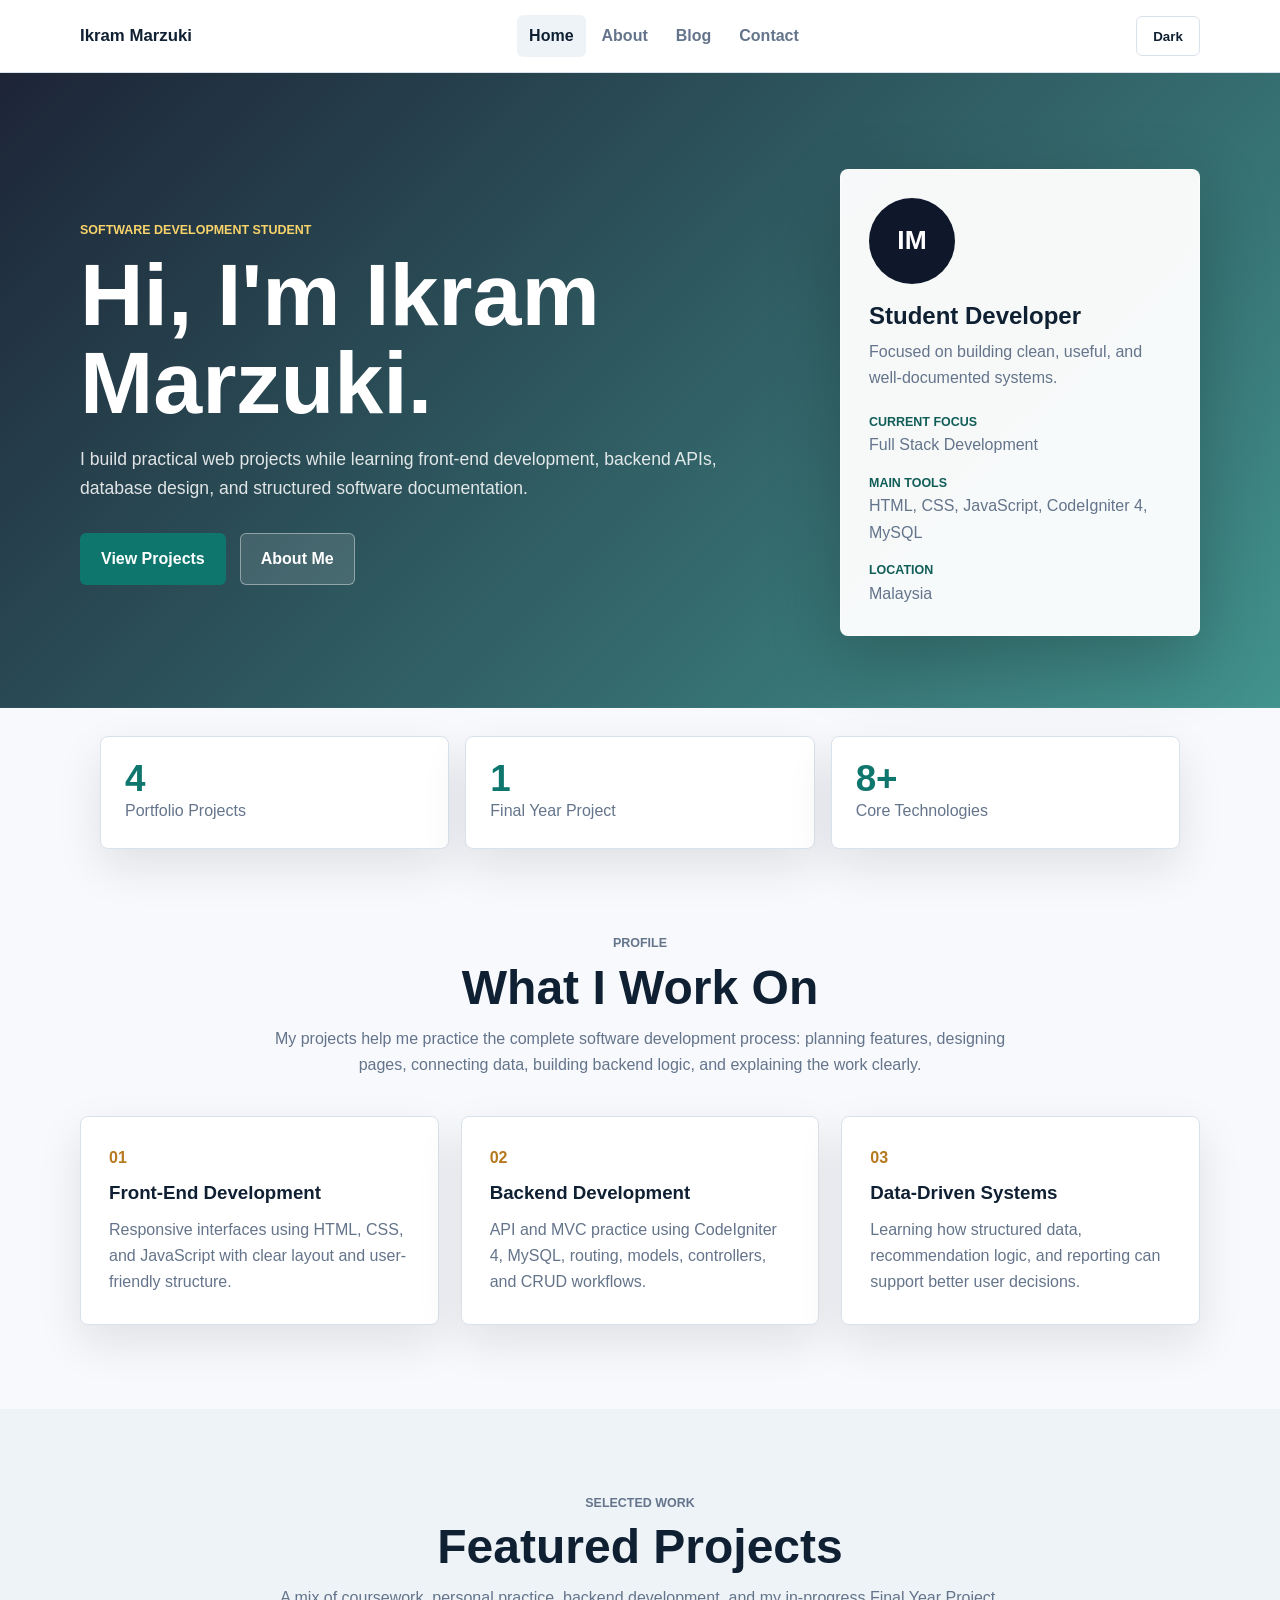
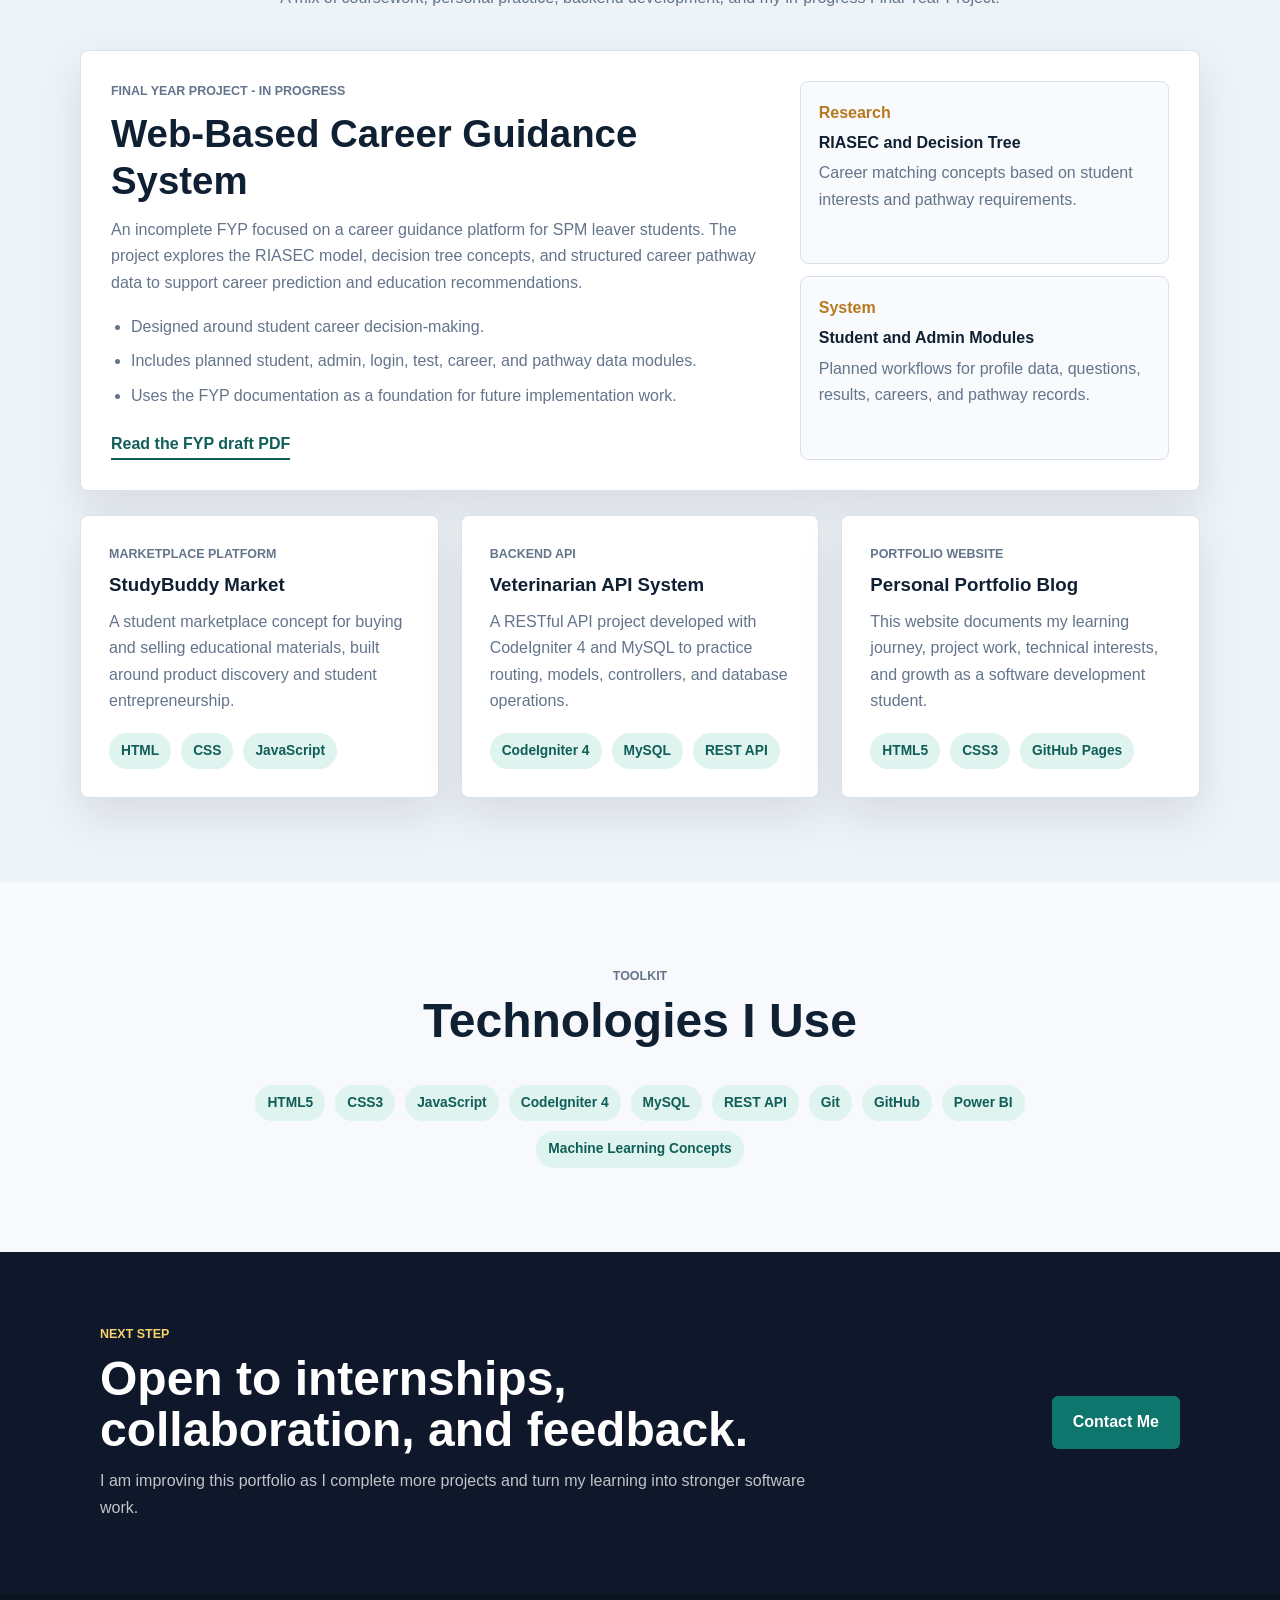
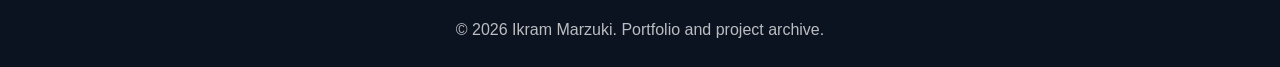
<file: index.html>
<!DOCTYPE html>
<html lang="en">

<head>
    <meta charset="UTF-8">
    <meta name="viewport" content="width=device-width, initial-scale=1.0">
    <meta name="description" content="Portfolio of Ikram Marzuki, a software development student focused on web development, backend systems, databases, and practical software projects.">
    <title>Ikram Marzuki | Software Development Portfolio</title>

    <link rel="stylesheet" href="css/style.css">
    <script defer src="js/script.js"></script>
</head>

<body>
    <header class="site-header">
        <nav class="navbar" aria-label="Main navigation">
            <a class="logo" href="index.html">Ikram Marzuki</a>

            <ul class="nav-links">
                <li><a href="index.html" aria-current="page">Home</a></li>
                <li><a href="about.html">About</a></li>
                <li><a href="blog.html">Blog</a></li>
                <li><a href="contact.html">Contact</a></li>
            </ul>

            <button id="darkModeBtn" class="theme-toggle" type="button" aria-label="Toggle dark mode">Dark</button>
        </nav>
    </header>

    <main>
        <section class="hero">
            <div class="hero-grid">
                <div class="hero-copy">
                    <p class="eyebrow">Software Development Student</p>
                    <h1>Hi, I'm Ikram Marzuki.</h1>
                    <p class="hero-lede">
                        I build practical web projects while learning front-end development, backend APIs, database design, and structured software documentation.
                    </p>

                    <div class="hero-actions">
                        <a href="#projects" class="btn">View Projects</a>
                        <a href="about.html" class="btn-secondary">About Me</a>
                    </div>
                </div>

                <aside class="hero-card" aria-label="Portfolio summary">
                    <div class="hero-mark">IM</div>
                    <h2>Student Developer</h2>
                    <p>Focused on building clean, useful, and well-documented systems.</p>
                    <dl>
                        <div>
                            <dt>Current Focus</dt>
                            <dd>Full Stack Development</dd>
                        </div>
                        <div>
                            <dt>Main Tools</dt>
                            <dd>HTML, CSS, JavaScript, CodeIgniter 4, MySQL</dd>
                        </div>
                        <div>
                            <dt>Location</dt>
                            <dd>Malaysia</dd>
                        </div>
                    </dl>
                </aside>
            </div>
        </section>

        <section class="section stats-section" aria-label="Portfolio snapshot">
            <div class="stat-card">
                <span class="metric">4</span>
                <p>Portfolio Projects</p>
            </div>
            <div class="stat-card">
                <span class="metric">1</span>
                <p>Final Year Project</p>
            </div>
            <div class="stat-card">
                <span class="metric">8+</span>
                <p>Core Technologies</p>
            </div>
        </section>

        <section class="section">
            <div class="section-heading">
                <p class="eyebrow">Profile</p>
                <h2>What I Work On</h2>
                <p>
                    My projects help me practice the complete software development process: planning features, designing pages, connecting data, building backend logic, and explaining the work clearly.
                </p>
            </div>

            <div class="service-grid">
                <article class="service-card">
                    <span>01</span>
                    <h3>Front-End Development</h3>
                    <p>Responsive interfaces using HTML, CSS, and JavaScript with clear layout and user-friendly structure.</p>
                </article>

                <article class="service-card">
                    <span>02</span>
                    <h3>Backend Development</h3>
                    <p>API and MVC practice using CodeIgniter 4, MySQL, routing, models, controllers, and CRUD workflows.</p>
                </article>

                <article class="service-card">
                    <span>03</span>
                    <h3>Data-Driven Systems</h3>
                    <p>Learning how structured data, recommendation logic, and reporting can support better user decisions.</p>
                </article>
            </div>
        </section>

        <section id="projects" class="section projects-section">
            <div class="section-heading">
                <p class="eyebrow">Selected Work</p>
                <h2>Featured Projects</h2>
                <p>
                    A mix of coursework, personal practice, backend development, and my in-progress Final Year Project.
                </p>
            </div>

            <div class="featured-project">
                <div class="featured-copy">
                    <p class="project-type">Final Year Project - In Progress</p>
                    <h3>Web-Based Career Guidance System</h3>
                    <p>
                        An incomplete FYP focused on a career guidance platform for SPM leaver students. The project explores the RIASEC model, decision tree concepts, and structured career pathway data to support career prediction and education recommendations.
                    </p>
                    <ul class="project-points">
                        <li>Designed around student career decision-making.</li>
                        <li>Includes planned student, admin, login, test, career, and pathway data modules.</li>
                        <li>Uses the FYP documentation as a foundation for future implementation work.</li>
                    </ul>
                    <a href="files/078194_THESISFYP.pdf" class="text-link">Read the FYP draft PDF</a>
                </div>

                <div class="project-panel" aria-label="FYP highlights">
                    <div>
                        <span>Research</span>
                        <strong>RIASEC and Decision Tree</strong>
                        <p>Career matching concepts based on student interests and pathway requirements.</p>
                    </div>
                    <div>
                        <span>System</span>
                        <strong>Student and Admin Modules</strong>
                        <p>Planned workflows for profile data, questions, results, careers, and pathway records.</p>
                    </div>
                </div>
            </div>

            <div class="project-grid">
                <article class="project-card">
                    <p class="project-type">Marketplace Platform</p>
                    <h3>StudyBuddy Market</h3>
                    <p>A student marketplace concept for buying and selling educational materials, built around product discovery and student entrepreneurship.</p>
                    <div class="tag-row">
                        <span>HTML</span>
                        <span>CSS</span>
                        <span>JavaScript</span>
                    </div>
                </article>

                <article class="project-card">
                    <p class="project-type">Backend API</p>
                    <h3>Veterinarian API System</h3>
                    <p>A RESTful API project developed with CodeIgniter 4 and MySQL to practice routing, models, controllers, and database operations.</p>
                    <div class="tag-row">
                        <span>CodeIgniter 4</span>
                        <span>MySQL</span>
                        <span>REST API</span>
                    </div>
                </article>

                <article class="project-card">
                    <p class="project-type">Portfolio Website</p>
                    <h3>Personal Portfolio Blog</h3>
                    <p>This website documents my learning journey, project work, technical interests, and growth as a software development student.</p>
                    <div class="tag-row">
                        <span>HTML5</span>
                        <span>CSS3</span>
                        <span>GitHub Pages</span>
                    </div>
                </article>
            </div>
        </section>

        <section class="section stack-section">
            <div class="section-heading">
                <p class="eyebrow">Toolkit</p>
                <h2>Technologies I Use</h2>
            </div>

            <div class="tech-grid" aria-label="Technology stack">
                <span>HTML5</span>
                <span>CSS3</span>
                <span>JavaScript</span>
                <span>CodeIgniter 4</span>
                <span>MySQL</span>
                <span>REST API</span>
                <span>Git</span>
                <span>GitHub</span>
                <span>Power BI</span>
                <span>Machine Learning Concepts</span>
            </div>
        </section>

        <section class="cta">
            <div>
                <p class="eyebrow">Next Step</p>
                <h2>Open to internships, collaboration, and feedback.</h2>
                <p>I am improving this portfolio as I complete more projects and turn my learning into stronger software work.</p>
            </div>
            <a href="contact.html" class="btn">Contact Me</a>
        </section>
    </main>

    <footer>
        <p>&copy; 2026 Ikram Marzuki. Portfolio and project archive.</p>
    </footer>
</body>

</html>
</file>
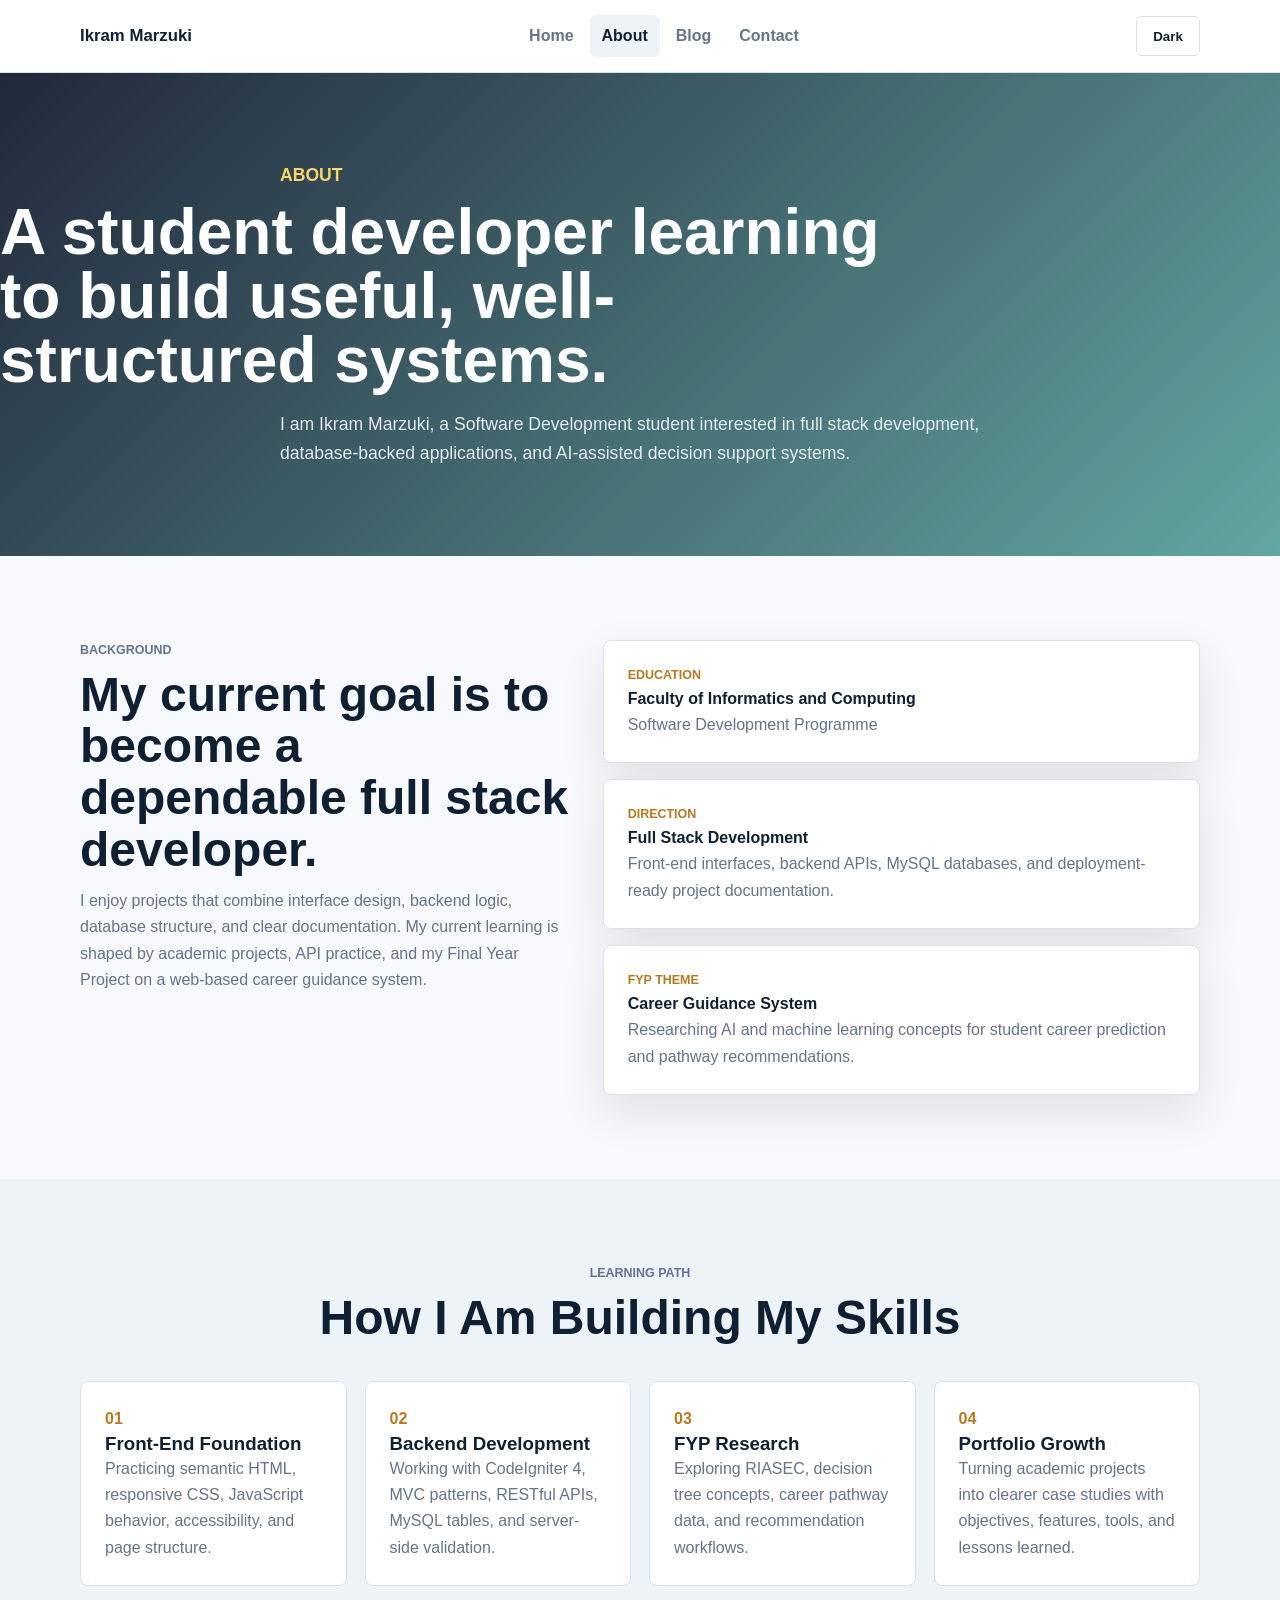
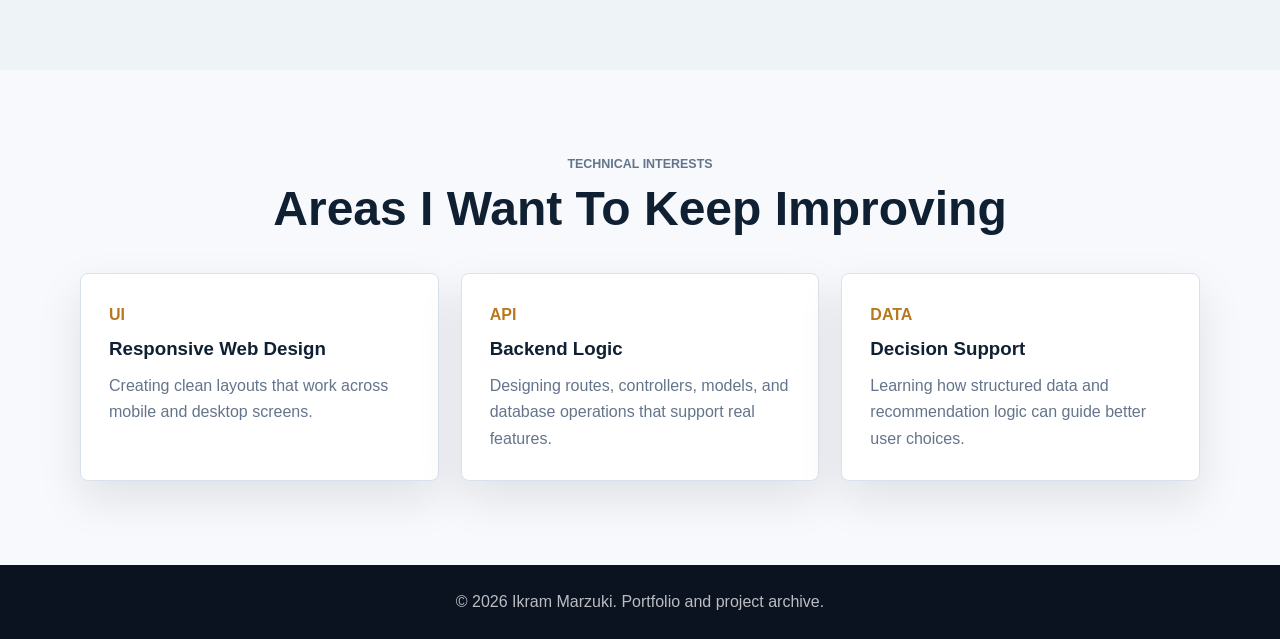
<file: about.html>
<!DOCTYPE html>
<html lang="en">

<head>
    <meta charset="UTF-8">
    <meta name="viewport" content="width=device-width, initial-scale=1.0">
    <meta name="description" content="About Ikram Marzuki, software development student focused on web development, APIs, databases, and AI-assisted systems.">
    <title>About | Ikram Marzuki</title>

    <link rel="stylesheet" href="css/style.css">
    <script defer src="js/script.js"></script>
</head>

<body>
    <header class="site-header">
        <nav class="navbar" aria-label="Main navigation">
            <a class="logo" href="index.html">Ikram Marzuki</a>

            <ul class="nav-links">
                <li><a href="index.html">Home</a></li>
                <li><a href="about.html" aria-current="page">About</a></li>
                <li><a href="blog.html">Blog</a></li>
                <li><a href="contact.html">Contact</a></li>
            </ul>

            <button id="darkModeBtn" class="theme-toggle" type="button" aria-label="Toggle dark mode">Dark</button>
        </nav>
    </header>

    <main>
        <section class="page-hero about-hero">
            <p class="eyebrow">About</p>
            <h1>A student developer learning to build useful, well-structured systems.</h1>
            <p>
                I am Ikram Marzuki, a Software Development student interested in full stack development, database-backed applications, and AI-assisted decision support systems.
            </p>
        </section>

        <section class="section">
            <div class="about-layout">
                <div class="about-copy">
                    <p class="eyebrow">Background</p>
                    <h2>My current goal is to become a dependable full stack developer.</h2>
                    <p>
                        I enjoy projects that combine interface design, backend logic, database structure, and clear documentation. My current learning is shaped by academic projects, API practice, and my Final Year Project on a web-based career guidance system.
                    </p>
                </div>

                <div class="info-list">
                    <article>
                        <span>Education</span>
                        <strong>Faculty of Informatics and Computing</strong>
                        <p>Software Development Programme</p>
                    </article>
                    <article>
                        <span>Direction</span>
                        <strong>Full Stack Development</strong>
                        <p>Front-end interfaces, backend APIs, MySQL databases, and deployment-ready project documentation.</p>
                    </article>
                    <article>
                        <span>FYP Theme</span>
                        <strong>Career Guidance System</strong>
                        <p>Researching AI and machine learning concepts for student career prediction and pathway recommendations.</p>
                    </article>
                </div>
            </div>
        </section>

        <section class="section timeline-section">
            <div class="section-heading">
                <p class="eyebrow">Learning Path</p>
                <h2>How I Am Building My Skills</h2>
            </div>

            <div class="timeline">
                <article>
                    <span>01</span>
                    <h3>Front-End Foundation</h3>
                    <p>Practicing semantic HTML, responsive CSS, JavaScript behavior, accessibility, and page structure.</p>
                </article>
                <article>
                    <span>02</span>
                    <h3>Backend Development</h3>
                    <p>Working with CodeIgniter 4, MVC patterns, RESTful APIs, MySQL tables, and server-side validation.</p>
                </article>
                <article>
                    <span>03</span>
                    <h3>FYP Research</h3>
                    <p>Exploring RIASEC, decision tree concepts, career pathway data, and recommendation workflows.</p>
                </article>
                <article>
                    <span>04</span>
                    <h3>Portfolio Growth</h3>
                    <p>Turning academic projects into clearer case studies with objectives, features, tools, and lessons learned.</p>
                </article>
            </div>
        </section>

        <section class="section stack-section">
            <div class="section-heading">
                <p class="eyebrow">Technical Interests</p>
                <h2>Areas I Want To Keep Improving</h2>
            </div>

            <div class="service-grid">
                <article class="service-card">
                    <span>UI</span>
                    <h3>Responsive Web Design</h3>
                    <p>Creating clean layouts that work across mobile and desktop screens.</p>
                </article>
                <article class="service-card">
                    <span>API</span>
                    <h3>Backend Logic</h3>
                    <p>Designing routes, controllers, models, and database operations that support real features.</p>
                </article>
                <article class="service-card">
                    <span>DATA</span>
                    <h3>Decision Support</h3>
                    <p>Learning how structured data and recommendation logic can guide better user choices.</p>
                </article>
            </div>
        </section>
    </main>

    <footer>
        <p>&copy; 2026 Ikram Marzuki. Portfolio and project archive.</p>
    </footer>
</body>

</html>
</file>
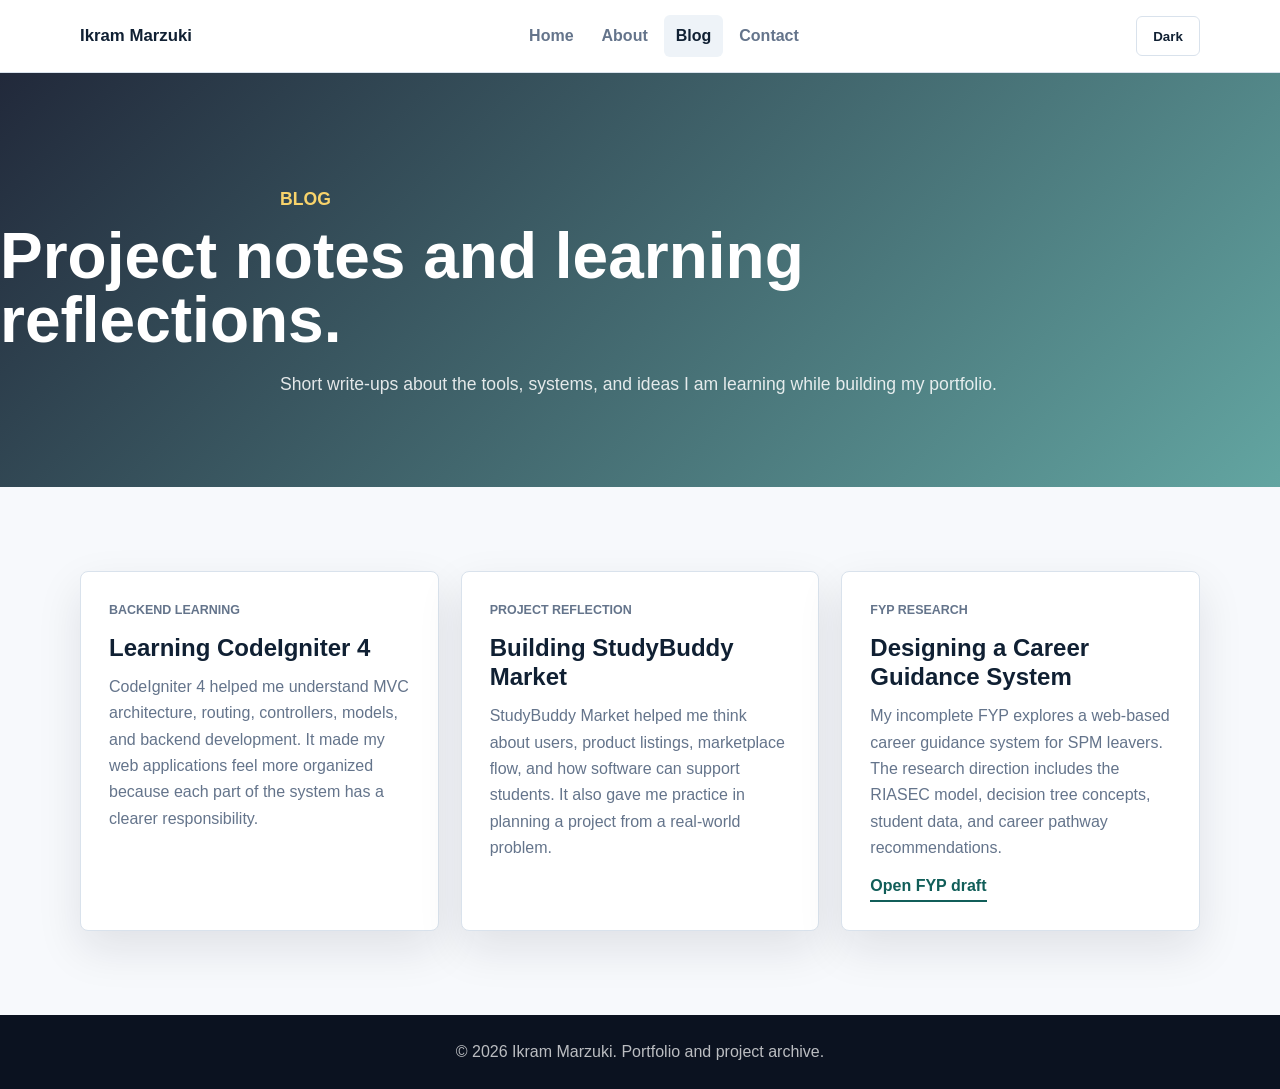
<file: blog.html>
<!DOCTYPE html>
<html lang="en">

<head>
    <meta charset="UTF-8">
    <meta name="viewport" content="width=device-width, initial-scale=1.0">
    <meta name="description" content="Blog notes from Ikram Marzuki about CodeIgniter 4, StudyBuddy Market, and a career guidance FYP.">
    <title>Blog | Ikram Marzuki</title>

    <link rel="stylesheet" href="css/style.css">
    <script defer src="js/script.js"></script>
</head>

<body>
    <header class="site-header">
        <nav class="navbar" aria-label="Main navigation">
            <a class="logo" href="index.html">Ikram Marzuki</a>

            <ul class="nav-links">
                <li><a href="index.html">Home</a></li>
                <li><a href="about.html">About</a></li>
                <li><a href="blog.html" aria-current="page">Blog</a></li>
                <li><a href="contact.html">Contact</a></li>
            </ul>

            <button id="darkModeBtn" class="theme-toggle" type="button" aria-label="Toggle dark mode">Dark</button>
        </nav>
    </header>

    <main>
        <section class="page-hero blog-hero">
            <p class="eyebrow">Blog</p>
            <h1>Project notes and learning reflections.</h1>
            <p>
                Short write-ups about the tools, systems, and ideas I am learning while building my portfolio.
            </p>
        </section>

        <section class="section">
            <div class="blog-grid">
                <article class="blog-card">
                    <p class="post-meta">Backend Learning</p>
                    <h2>Learning CodeIgniter 4</h2>
                    <p>
                        CodeIgniter 4 helped me understand MVC architecture, routing, controllers, models, and backend development. It made my web applications feel more organized because each part of the system has a clearer responsibility.
                    </p>
                </article>

                <article class="blog-card">
                    <p class="post-meta">Project Reflection</p>
                    <h2>Building StudyBuddy Market</h2>
                    <p>
                        StudyBuddy Market helped me think about users, product listings, marketplace flow, and how software can support students. It also gave me practice in planning a project from a real-world problem.
                    </p>
                </article>

                <article class="blog-card">
                    <p class="post-meta">FYP Research</p>
                    <h2>Designing a Career Guidance System</h2>
                    <p>
                        My incomplete FYP explores a web-based career guidance system for SPM leavers. The research direction includes the RIASEC model, decision tree concepts, student data, and career pathway recommendations.
                    </p>
                    <a href="files/078194_THESISFYP.pdf" class="text-link">Open FYP draft</a>
                </article>
            </div>
        </section>
    </main>

    <footer>
        <p>&copy; 2026 Ikram Marzuki. Portfolio and project archive.</p>
    </footer>
</body>

</html>
</file>
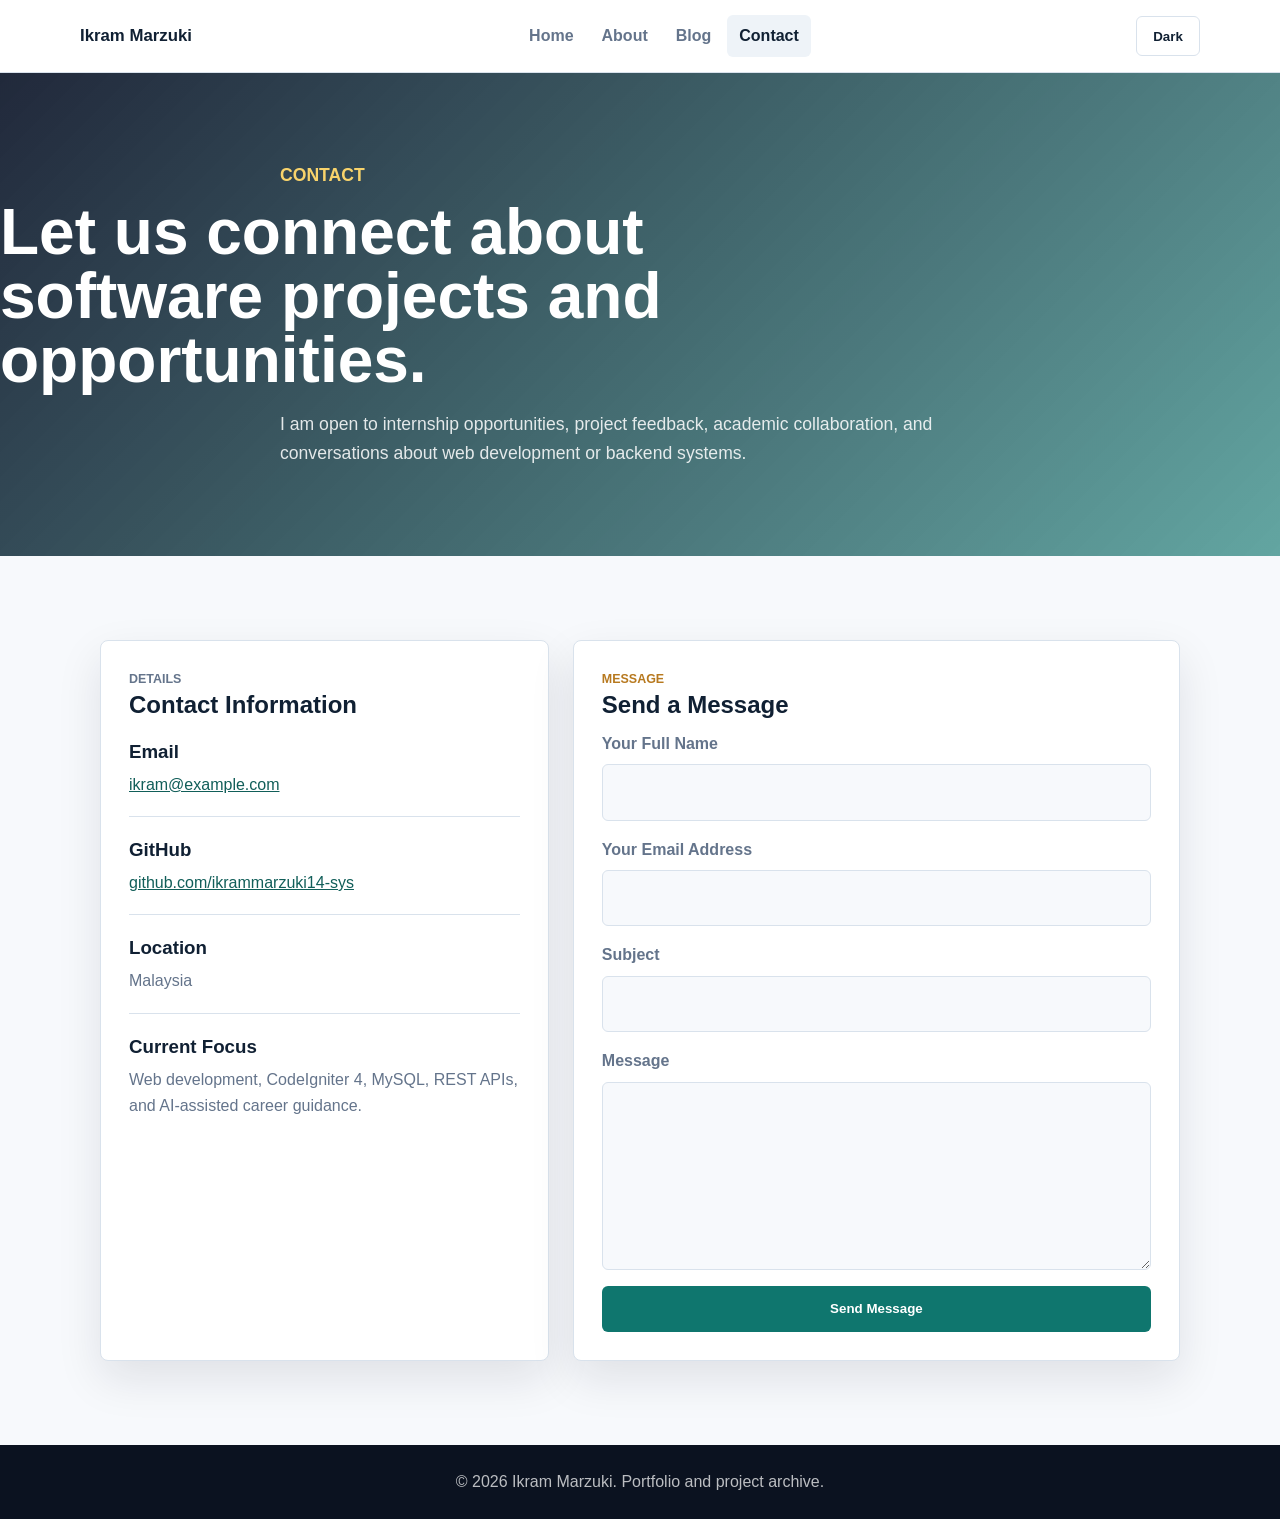
<file: contact.html>
<!DOCTYPE html>
<html lang="en">

<head>
    <meta charset="UTF-8">
    <meta name="viewport" content="width=device-width, initial-scale=1.0">
    <meta name="description" content="Contact Ikram Marzuki for software development projects, internships, collaboration, and portfolio feedback.">
    <title>Contact | Ikram Marzuki</title>

    <link rel="stylesheet" href="css/style.css">
    <script defer src="js/script.js"></script>
</head>

<body>
    <header class="site-header">
        <nav class="navbar" aria-label="Main navigation">
            <a class="logo" href="index.html">Ikram Marzuki</a>

            <ul class="nav-links">
                <li><a href="index.html">Home</a></li>
                <li><a href="about.html">About</a></li>
                <li><a href="blog.html">Blog</a></li>
                <li><a href="contact.html" aria-current="page">Contact</a></li>
            </ul>

            <button id="darkModeBtn" class="theme-toggle" type="button" aria-label="Toggle dark mode">Dark</button>
        </nav>
    </header>

    <main>
        <section class="page-hero contact-hero">
            <p class="eyebrow">Contact</p>
            <h1>Let us connect about software projects and opportunities.</h1>
            <p>
                I am open to internship opportunities, project feedback, academic collaboration, and conversations about web development or backend systems.
            </p>
        </section>

        <section class="contact-container">
            <article class="contact-info">
                <p class="eyebrow">Details</p>
                <h2>Contact Information</h2>

                <div class="contact-item">
                    <h3>Email</h3>
                    <p><a href="mailto:ikram@example.com">ikram@example.com</a></p>
                </div>

                <div class="contact-item">
                    <h3>GitHub</h3>
                    <p><a href="https://github.com/ikrammarzuki14-sys">github.com/ikrammarzuki14-sys</a></p>
                </div>

                <div class="contact-item">
                    <h3>Location</h3>
                    <p>Malaysia</p>
                </div>

                <div class="contact-item">
                    <h3>Current Focus</h3>
                    <p>Web development, CodeIgniter 4, MySQL, REST APIs, and AI-assisted career guidance.</p>
                </div>
            </article>

            <article class="contact-form">
                <p class="eyebrow">Message</p>
                <h2>Send a Message</h2>

                <form action="mailto:ikram@example.com" method="post" enctype="text/plain">
                    <label>
                        <span>Your Full Name</span>
                        <input type="text" name="name" required>
                    </label>

                    <label>
                        <span>Your Email Address</span>
                        <input type="email" name="email" required>
                    </label>

                    <label>
                        <span>Subject</span>
                        <input type="text" name="subject">
                    </label>

                    <label>
                        <span>Message</span>
                        <textarea name="message" rows="6" required></textarea>
                    </label>

                    <button type="submit" class="btn">Send Message</button>
                </form>
            </article>
        </section>
    </main>

    <footer>
        <p>&copy; 2026 Ikram Marzuki. Portfolio and project archive.</p>
    </footer>
</body>

</html>
</file>
<file: css/style.css>
:root {
    --bg: #f7f9fc;
    --surface: #ffffff;
    --surface-soft: #eef3f8;
    --ink: #102033;
    --muted: #64748b;
    --line: #d9e2ec;
    --navy: #0f172a;
    --teal: #0f766e;
    --teal-dark: #115e59;
    --amber: #b7791f;
    --shadow: 0 18px 45px rgba(15, 23, 42, 0.10);
}

* {
    margin: 0;
    padding: 0;
    box-sizing: border-box;
}

html {
    scroll-behavior: smooth;
}

body {
    min-width: 320px;
    background: var(--bg);
    color: var(--ink);
    font-family: "Segoe UI", Arial, sans-serif;
    line-height: 1.65;
    overflow-x: hidden;
}

a {
    color: inherit;
}

.site-header {
    position: sticky;
    top: 0;
    z-index: 20;
    background: rgba(255, 255, 255, 0.94);
    border-bottom: 1px solid var(--line);
    backdrop-filter: blur(14px);
}

.navbar {
    width: min(1120px, calc(100% - 40px));
    min-height: 72px;
    margin: 0 auto;
    display: flex;
    align-items: center;
    justify-content: space-between;
    gap: 18px;
}

.logo {
    color: var(--ink);
    font-size: 1.05rem;
    font-weight: 900;
    text-decoration: none;
    white-space: nowrap;
}

.nav-links {
    display: flex;
    align-items: center;
    justify-content: center;
    gap: 4px;
    list-style: none;
}

.nav-links a {
    display: inline-flex;
    align-items: center;
    min-height: 40px;
    padding: 8px 12px;
    border-radius: 6px;
    color: var(--muted);
    text-decoration: none;
    font-weight: 750;
}

.nav-links a:hover,
.nav-links a[aria-current="page"] {
    background: var(--surface-soft);
    color: var(--ink);
}

.theme-toggle {
    min-width: 64px;
    min-height: 40px;
    border: 1px solid var(--line);
    border-radius: 6px;
    background: var(--surface);
    color: var(--ink);
    cursor: pointer;
    font-weight: 800;
}

.hero {
    position: relative;
    padding: 96px 0 72px;
    background:
        linear-gradient(135deg, rgba(15, 23, 42, 0.94), rgba(15, 118, 110, 0.78)),
        url("https://images.unsplash.com/photo-1498050108023-c5249f4df085?auto=format&fit=crop&w=1800&q=80");
    background-size: cover;
    background-position: center;
    color: #ffffff;
}

.hero-grid {
    width: min(1120px, calc(100% - 40px));
    margin: 0 auto;
    display: grid;
    grid-template-columns: minmax(0, 1.3fr) 360px;
    gap: 48px;
    align-items: center;
}

.hero-copy {
    max-width: 760px;
}

.eyebrow,
.project-type,
.post-meta {
    color: var(--amber);
    font-size: 0.78rem;
    font-weight: 900;
    letter-spacing: 0;
    text-transform: uppercase;
}

.hero .eyebrow,
.page-hero .eyebrow,
.cta .eyebrow {
    color: #f8d36b;
}

.hero h1,
.page-hero h1 {
    margin: 10px 0 18px;
    font-size: clamp(2.6rem, 7vw, 5.5rem);
    line-height: 1;
}

.hero-lede,
.page-hero p {
    max-width: 720px;
    color: rgba(255, 255, 255, 0.86);
    font-size: 1.1rem;
}

.hero-actions {
    display: flex;
    flex-wrap: wrap;
    gap: 14px;
    margin-top: 30px;
}

.btn,
.btn-secondary {
    display: inline-flex;
    align-items: center;
    justify-content: center;
    min-height: 46px;
    padding: 12px 20px;
    border-radius: 6px;
    border: 1px solid transparent;
    text-decoration: none;
    font-weight: 900;
    cursor: pointer;
}

.btn {
    background: var(--teal);
    color: #ffffff;
}

.btn:hover {
    background: var(--teal-dark);
}

.btn-secondary {
    background: rgba(255, 255, 255, 0.12);
    border-color: rgba(255, 255, 255, 0.40);
    color: #ffffff;
}

.hero-card {
    background: rgba(255, 255, 255, 0.96);
    border: 1px solid rgba(255, 255, 255, 0.42);
    border-radius: 8px;
    padding: 28px;
    color: var(--ink);
    box-shadow: 0 24px 70px rgba(0, 0, 0, 0.22);
}

.hero-mark {
    width: 86px;
    height: 86px;
    display: grid;
    place-items: center;
    margin-bottom: 18px;
    border-radius: 50%;
    background: var(--navy);
    color: #ffffff;
    font-size: 1.65rem;
    font-weight: 900;
}

.hero-card h2 {
    margin-bottom: 8px;
    line-height: 1.2;
}

.hero-card p,
.hero-card dd {
    color: var(--muted);
}

.hero-card dl {
    display: grid;
    gap: 14px;
    margin-top: 20px;
}

.hero-card dt {
    color: var(--teal-dark);
    font-size: 0.78rem;
    font-weight: 900;
    text-transform: uppercase;
}

.page-hero {
    min-height: 46vh;
    display: flex;
    flex-direction: column;
    justify-content: end;
    align-items: flex-start;
    padding: 88px 0;
    background:
        linear-gradient(135deg, rgba(15, 23, 42, 0.92), rgba(15, 118, 110, 0.64)),
        url("https://images.unsplash.com/photo-1516321318423-f06f85e504b3?auto=format&fit=crop&w=1800&q=80");
    background-size: cover;
    background-position: center;
    color: #ffffff;
}

.blog-hero {
    background:
        linear-gradient(135deg, rgba(15, 23, 42, 0.92), rgba(15, 118, 110, 0.64)),
        url("https://images.unsplash.com/photo-1455390582262-044cdead277a?auto=format&fit=crop&w=1800&q=80");
    background-size: cover;
    background-position: center;
}

.contact-hero {
    background:
        linear-gradient(135deg, rgba(15, 23, 42, 0.92), rgba(15, 118, 110, 0.64)),
        url("https://images.unsplash.com/photo-1521737604893-d14cc237f11d?auto=format&fit=crop&w=1800&q=80");
    background-size: cover;
    background-position: center;
}

.page-hero > * {
    width: min(1120px, calc(100% - 40px));
    margin: 0 auto;
}

.page-hero h1 {
    max-width: 900px;
    font-size: clamp(2.2rem, 5vw, 4.1rem);
}

.section {
    padding: 84px 20px;
}

.section-heading {
    width: min(760px, 100%);
    margin: 0 auto 38px;
    text-align: center;
}

.section-heading h2,
.about-copy h2,
.cta h2 {
    margin: 8px 0 12px;
    color: var(--ink);
    font-size: clamp(2rem, 4vw, 3rem);
    line-height: 1.08;
}

.section-heading p,
.about-copy p,
.service-card p,
.project-card p,
.featured-project p,
.project-points,
.blog-card p,
.contact-info p,
.timeline p,
.info-list p,
.stat-card p {
    color: var(--muted);
}

.stats-section {
    width: min(1120px, calc(100% - 40px));
    margin: 0 auto;
    padding-top: 28px;
    padding-bottom: 0;
    display: grid;
    grid-template-columns: repeat(3, 1fr);
    gap: 16px;
}

.stat-card {
    background: var(--surface);
    border: 1px solid var(--line);
    border-radius: 8px;
    padding: 24px;
    box-shadow: var(--shadow);
}

.metric {
    display: block;
    color: var(--teal);
    font-size: 2.3rem;
    font-weight: 900;
    line-height: 1;
}

.service-grid,
.project-grid,
.blog-grid {
    width: min(1120px, 100%);
    margin: 0 auto;
    display: grid;
    grid-template-columns: repeat(3, minmax(0, 1fr));
    gap: 22px;
}

.service-card,
.project-card,
.blog-card,
.contact-info,
.contact-form {
    background: var(--surface);
    border: 1px solid var(--line);
    border-radius: 8px;
    padding: 28px;
    box-shadow: var(--shadow);
}

.service-card span,
.timeline span,
.project-panel span {
    color: var(--amber);
    font-weight: 900;
}

.service-card h3,
.project-card h3,
.featured-project h3,
.blog-card h2,
.contact-info h2,
.contact-form h2,
.timeline h3,
.info-list strong {
    color: var(--ink);
    line-height: 1.22;
}

.service-card h3,
.project-card h3,
.featured-project h3 {
    margin: 10px 0 12px;
}

.projects-section,
.timeline-section {
    background: var(--surface-soft);
}

.featured-project {
    width: min(1120px, 100%);
    margin: 0 auto 24px;
    display: grid;
    grid-template-columns: minmax(0, 1.35fr) minmax(280px, 0.75fr);
    gap: 24px;
    align-items: stretch;
    background: var(--surface);
    border: 1px solid var(--line);
    border-radius: 8px;
    padding: 30px;
    box-shadow: var(--shadow);
}

.featured-project h3 {
    font-size: clamp(1.7rem, 3vw, 2.6rem);
}

.project-points {
    margin: 18px 0;
    padding-left: 20px;
}

.project-points li {
    margin: 8px 0;
}

.project-panel {
    display: grid;
    gap: 12px;
}

.project-panel div {
    border: 1px solid var(--line);
    border-radius: 8px;
    padding: 18px;
    background: #f8fafc;
}

.project-panel strong {
    display: block;
    margin: 4px 0;
}

.tag-row,
.tech-grid {
    display: flex;
    flex-wrap: wrap;
    gap: 10px;
}

.tag-row {
    margin-top: 18px;
}

.tag-row span,
.tech-grid span {
    display: inline-flex;
    align-items: center;
    min-height: 34px;
    padding: 7px 12px;
    border-radius: 999px;
    background: #dff3ef;
    color: var(--teal-dark);
    font-size: 0.86rem;
    font-weight: 900;
}

.text-link {
    display: inline-flex;
    width: fit-content;
    margin-top: 4px;
    color: var(--teal-dark);
    font-weight: 900;
    text-decoration: none;
    border-bottom: 2px solid currentColor;
}

.stack-section {
    background: var(--bg);
}

.tech-grid {
    width: min(960px, 100%);
    margin: 0 auto;
    justify-content: center;
}

.cta {
    padding: 72px 20px;
    background: var(--navy);
    color: #ffffff;
}

.cta > div,
.cta > a {
    position: relative;
}

.cta {
    display: flex;
    align-items: center;
    justify-content: space-between;
    gap: 28px;
}

.cta div {
    width: min(720px, 100%);
    margin-left: max(20px, calc((100vw - 1120px) / 2));
}

.cta h2 {
    color: #ffffff;
}

.cta p {
    color: rgba(255, 255, 255, 0.74);
}

.cta .btn {
    margin-right: max(20px, calc((100vw - 1120px) / 2));
}

.about-layout {
    width: min(1120px, 100%);
    margin: 0 auto;
    display: grid;
    grid-template-columns: 0.9fr 1.1fr;
    gap: 34px;
    align-items: start;
}

.info-list {
    display: grid;
    gap: 16px;
}

.info-list article {
    background: var(--surface);
    border: 1px solid var(--line);
    border-radius: 8px;
    padding: 24px;
    box-shadow: var(--shadow);
}

.info-list span {
    display: block;
    color: var(--amber);
    font-size: 0.78rem;
    font-weight: 900;
    text-transform: uppercase;
}

.timeline {
    width: min(1120px, 100%);
    margin: 0 auto;
    display: grid;
    grid-template-columns: repeat(4, minmax(0, 1fr));
    gap: 18px;
}

.timeline article {
    background: var(--surface);
    border: 1px solid var(--line);
    border-radius: 8px;
    padding: 24px;
}

.blog-card {
    min-height: 260px;
    display: flex;
    flex-direction: column;
    gap: 12px;
}

.blog-card .text-link {
    margin-top: auto;
}

.contact-container {
    width: min(1120px, 100%);
    margin: 0 auto;
    padding: 84px 20px;
    display: grid;
    grid-template-columns: 0.85fr 1.15fr;
    gap: 24px;
}

.contact-item {
    padding: 18px 0;
    border-bottom: 1px solid var(--line);
}

.contact-item:last-child {
    border-bottom: 0;
}

.contact-item h3 {
    color: var(--ink);
    margin-bottom: 4px;
}

.contact-item a {
    color: var(--teal-dark);
    overflow-wrap: anywhere;
}

.contact-form form {
    display: grid;
    gap: 16px;
    margin-top: 12px;
}

.contact-form label {
    display: grid;
    gap: 7px;
    color: var(--muted);
    font-weight: 800;
}

.contact-form input,
.contact-form textarea {
    width: 100%;
    border: 1px solid var(--line);
    border-radius: 6px;
    padding: 14px 16px;
    background: var(--bg);
    color: var(--ink);
    font: inherit;
}

.contact-form input:focus,
.contact-form textarea:focus {
    outline: 3px solid rgba(15, 118, 110, 0.18);
    background: var(--surface);
}

footer {
    background: #0b1220;
    color: rgba(255, 255, 255, 0.72);
    text-align: center;
    padding: 24px;
}

.dark-mode {
    --bg: #101723;
    --surface: #182233;
    --surface-soft: #121c2b;
    --ink: #edf3fb;
    --muted: #b3c0d1;
    --line: #2c3a4d;
    --shadow: 0 18px 45px rgba(0, 0, 0, 0.24);
}

.dark-mode .site-header {
    background: rgba(16, 23, 35, 0.94);
}

.dark-mode .theme-toggle {
    background: var(--surface-soft);
}

.dark-mode .hero-card,
.dark-mode .project-panel div {
    background: var(--surface);
}

.dark-mode .tag-row span,
.dark-mode .tech-grid span {
    background: #143c39;
    color: #99f6e4;
}

@media (max-width: 940px) {
    .navbar {
        min-height: auto;
        padding: 14px 0;
        flex-wrap: wrap;
        justify-content: center;
    }

    .logo {
        width: 100%;
        text-align: center;
    }

    .nav-links {
        order: 3;
        width: 100%;
        flex-wrap: wrap;
    }

    .theme-toggle {
        position: absolute;
        top: 14px;
        right: 20px;
    }

    .hero {
        padding: 72px 0 52px;
    }

    .hero-grid,
    .featured-project,
    .about-layout,
    .contact-container {
        grid-template-columns: 1fr;
    }

    .service-grid,
    .project-grid,
    .blog-grid,
    .timeline,
    .stats-section {
        grid-template-columns: 1fr;
    }

    .cta {
        align-items: flex-start;
        flex-direction: column;
    }

    .cta div,
    .cta .btn {
        margin-left: 0;
        margin-right: 0;
    }
}

@media (max-width: 560px) {
    .navbar,
    .hero-grid,
    .page-hero > *,
    .stats-section {
        width: min(100% - 32px, 1120px);
    }

    .nav-links a {
        min-height: 34px;
        padding: 6px 8px;
        font-size: 0.9rem;
    }

    .theme-toggle {
        min-width: 58px;
        font-size: 0.86rem;
    }

    .section,
    .contact-container {
        padding: 62px 16px;
    }

    .hero-actions,
    .cta {
        align-items: stretch;
    }

    .btn,
    .btn-secondary {
        width: 100%;
    }
}
</file>
